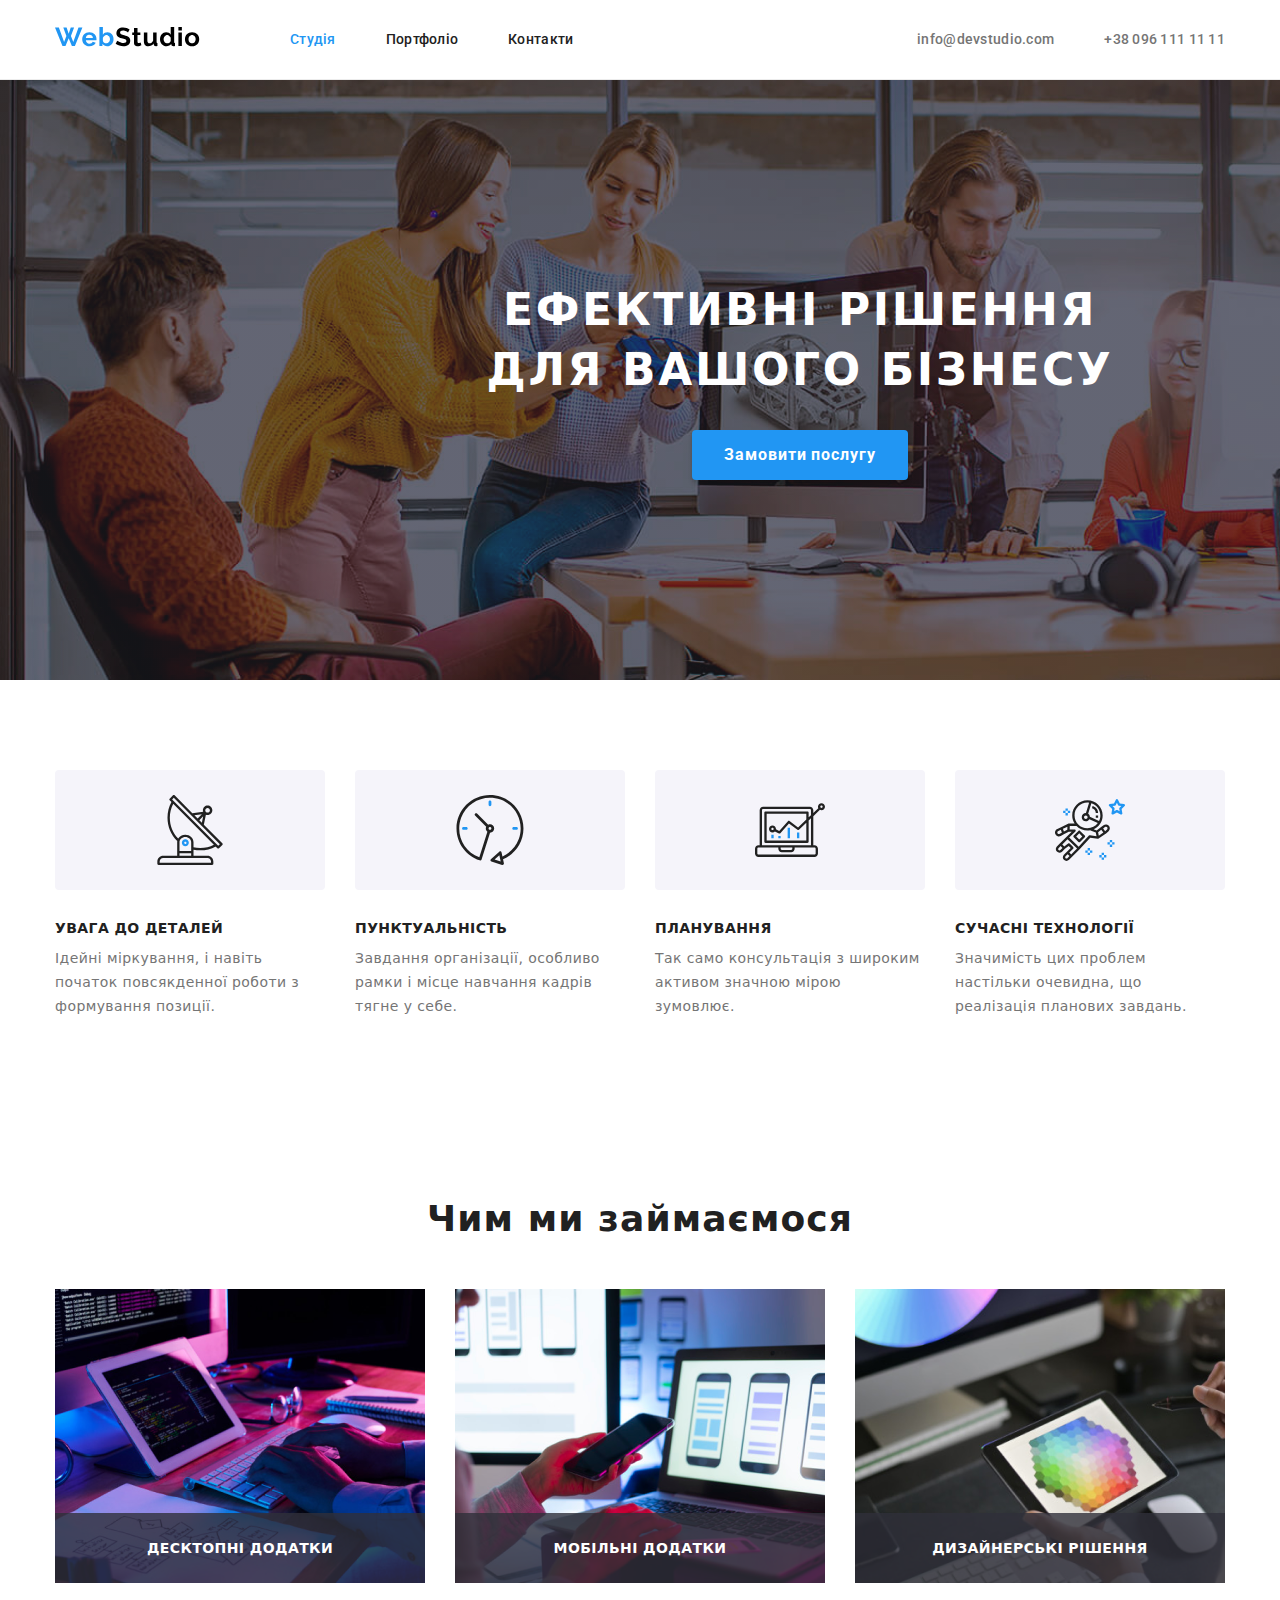
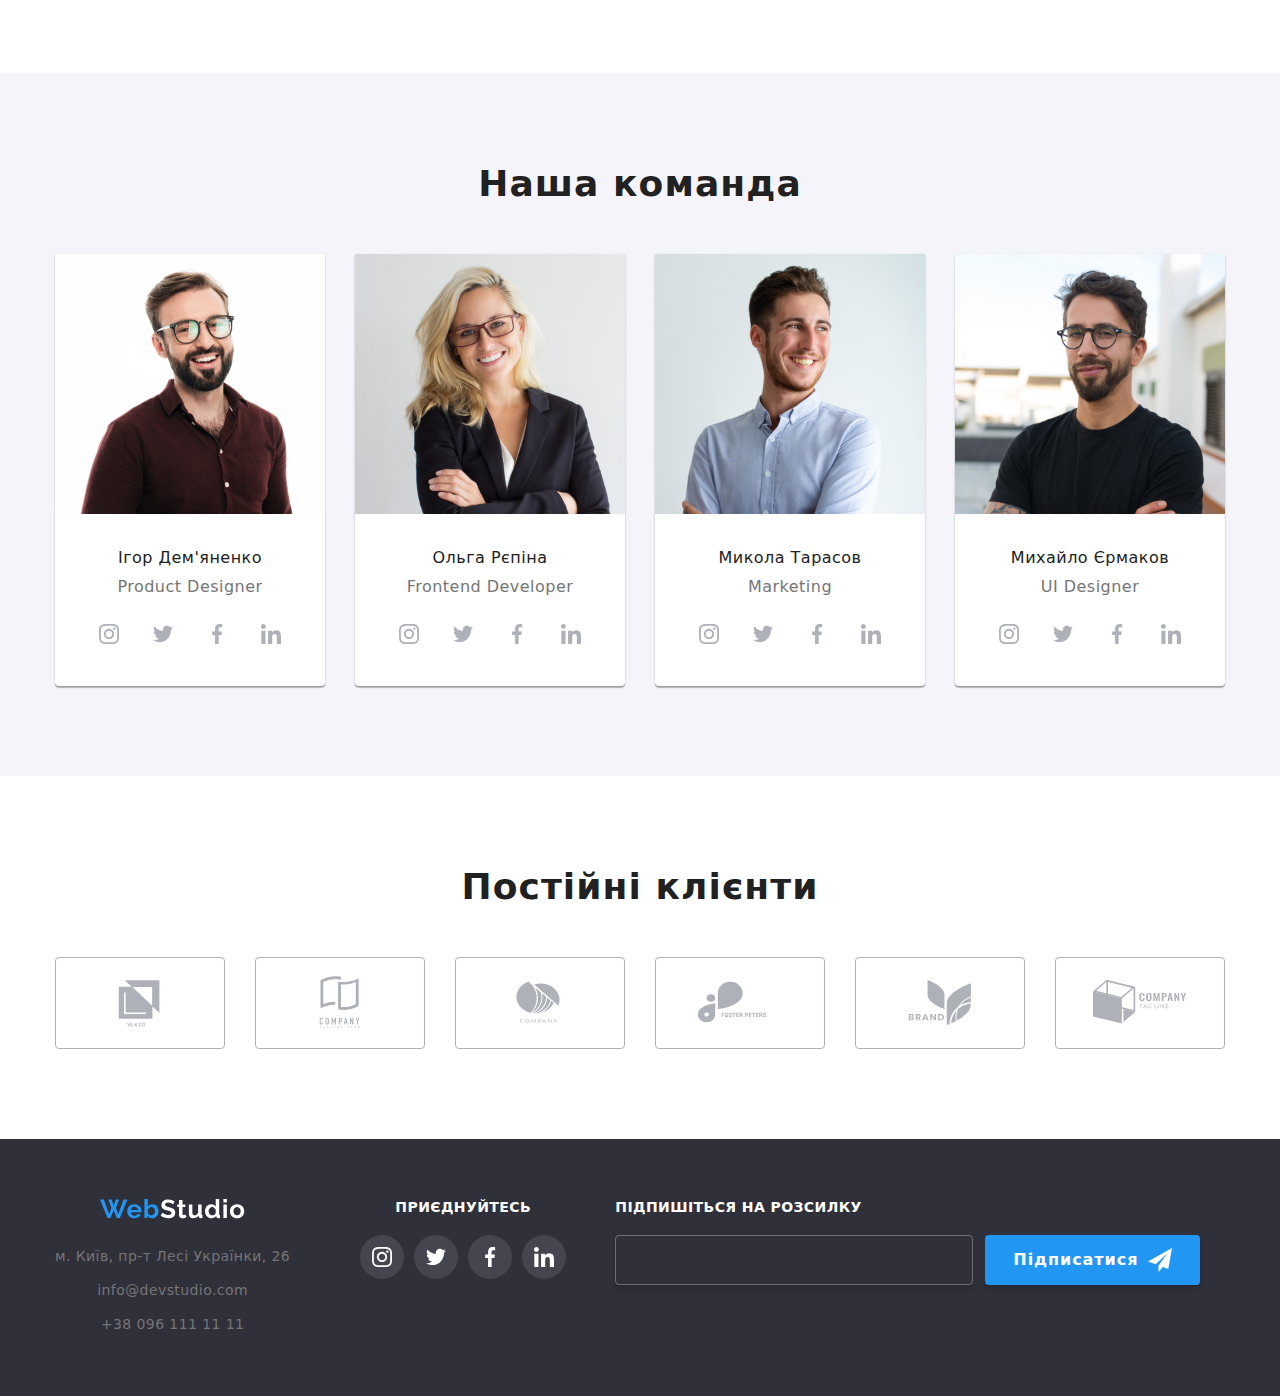
<file: index.html>
<!DOCTYPE html>
<html lang="en">

<head>
  <meta charset="UTF-8" />
  <meta name="viewport" content="width=device-width, initial-scale=1.0" />
  <link rel="stylesheet" href="./styles.css" />
  <link rel="stylesheet"
    href="https://cdnjs.cloudflare.com/ajax/libs/modern-normalize/1.0.0/modern-normalize.min.css" />
  <link rel="preconnect" href="https://fonts.googleapis.com" />
  <link rel="preconnect" href="https://fonts.gstatic.com" crossorigin />
  <link
    href="https://fonts.googleapis.com/css2?family=Roboto:ital,wght@0,100;0,300;0,400;0,500;0,700;0,900;1,100;1,300;1,400;1,500;1,700;1,900&display=swap"
    rel="stylesheet" />
  <title>Web-studio</title>
</head>

<body>
  <header>
    <div class="container">
      <div class="header-wraper">
        <a href="./index.html">
          <img src="./images/icons/WebStudio.svg" alt="Logo" />
        </a>

        <nav class="header-nav">
          <ul class="nav-list">
            <li class="nav-items active">
              <a class="nav-link" href="./index.html">Студія</a>
            </li>
            <li class="nav-items">
              <a class="nav-link" href="./portfolio.html">Портфоліо</a>
            </li>
            <li class="nav-items">
              <a class="nav-link" href="#foter-contact">Контакти</a>
            </li>
          </ul>
        </nav>
        <address class="header-adress">
          <a class="adress-link" href="mailto:info@devstudio.com">info@devstudio.com</a>
          <a class="adress-link tel" href="tel:+380961111111">+38 096 111 11 11</a>
        </address>
        <button class="mobile-btn" data-open-modal>
          <svg class="mobile-btn_icon">
            <use href="./images/icons/sprite.svg#icon-mobile-btn"></use>
          </svg>
        </button>
        <div class="mobile-menu" data-menu>
          <svg width="20" height="20" class="close-menu_btn" data-modal-close>
            <use href="./images/icons/sprite.svg#close-mobile-btn"></use>
          </svg>
          <nav class="mobile-nav_wraper">
            <ul class="mobile-menu_list">
              <li class="mobile-item active" data-link>
                <a href="./">Студія</a>
              </li>
              <li class="mobile-item" data-link>
                <a href="./portfolio.html">Портфоліо</a>
              </li>
              <li class="mobile-item" data-link>
                <a href="#footer">Контакти</a>
              </li>
            </ul>
          </nav>
          <address class="mobile-address_wraper">
            <a class="mobile-link_phone" href="tel:+380961111111"
              >+38 096 111 11 11</a
            >
            <a class="mobile-link_email" href="mailto:info@devstudio.com"
              >info@devstudio.com</a
            >
          </address>
          <ul class="mobile-social_list">
            <li class="mobile-social_item">
              <a href="#">Instagram</a>
            </li>
            <li class="mobile-social_item">
              <a href="#">Twitter</a>
            </li>
            <li class="mobile-social_item"><a href="#">Facebook</a></li>
            <li class="mobile-social_item"><a href="#">LinkedIn</a></li>
          </ul>
        </div>
        
      </div>
    </div>
  </header>
   <!-- backdrop -->
   <div class="backdrop is-hidden" data-backdrop>
    <div class="modal" data-modal>
      <svg width="20" height="20" class="close-menu_btn" data-close>
        <use href="./images/icons/sprite.svg#close-mobile-btn"></use>
      </svg>
      <h2 class="modal-form_title">Залиште свої дані, ми вам передзвонимо</h2>
      <form class="modal-form" data-form>
        <label for="name">Ім'я</label >
          <div class="modal-input_wraper">
            <input type="text" name="name" id="name" placeholder="Татьяна" class="backdrop-input"/>
        <svg width="20" height="20" class="input-icon">
          <use href="./images/icons/sprite.svg#icon-person-black"></use>
        </svg>
          </div>
        
        <label for="phone">Телефон</label>
        <div class="modal-input_wraper">
          <input
          class="backdrop-input"
          type="tel"
          name="phone"
          id="phone"
          placeholder="+3807568954"
         
        />
        <svg width="20" height="20" class="input-icon">
          <use href="./images/icons/sprite.svg#icon-phone-black"></use>
        </svg>
        </div>
        
        <label for="email">Пошта</label>
        <div class="modal-input_wraper">
          <input
          type="email"
          name="email"
          id="email"
          placeholder="email@gmail.com"
          class="backdrop-input"
         
        />
        <svg width="20" height="20" class="input-icon">
          <use href="./images/icons/sprite.svg#icon-email-black"></use>
        </svg>
        </div>
        
        <label for="coment">Коментар</label>
        <textarea name="coment" id="coment" placeholder="Введіть текст"></textarea>
        <div class="form-check">
          <input type="checkbox" name="agree" class="input-check"/>
          <p>Погоджуюся з розсилкою та приймаю>
          <a href="./docs/4029f946-d3f6-4207-ba90-927654aee18d.pdf" download>Умови договору </a>
          </p>
        </div>
        <div class="wraper-btn">
          <button class="hero-btn --form" > Відправити</button>
        </div>
        
      </form>
    </div>
  </div>
  <main>

    <!-- section HERO -->
    <section class="hero-section">
      <h1 class="hero-title">Ефективні рішення для вашого бізнесу</h1>
      <button class="hero-btn" data-open type="button">Замовити послугу</button>
    </section>
    <!-- section Benefits -->
    <section class="benefits-section">
      <div class="container">
        <h2 class="benefits-title">Наші переваги</h2>
        <ul class="benefits-list">
          <li class="benefits-items">
            <div class="benefit-items_thumb">
              <svg width="70">
                <use href="./images/icons/sprite.svg#icon-antenna"></use>
              </svg>
            </div>
            <h3 class="benefit-items_title">УВАГА ДО ДЕТАЛЕЙ</h3>
            <p class="benefit-items_text">
              Ідейні міркування, і навіть початок повсякденної роботи з
              формування позиції.
            </p>
          </li>
          <li class="benefits-items">
            <div class="benefit-items_thumb">
              <svg width="70">
                <use href="./images/icons/sprite.svg#icon-clock"></use>
              </svg>
            </div>
            <h3 class="benefit-items_title">ПУНКТУАЛЬНІСТЬ</h3>
            <p class="benefit-items_text">
              Завдання організації, особливо рамки і місце навчання кадрів
              тягне у себе.
            </p>
          </li>
          <li class="benefits-items">
            <div class="benefit-items_thumb">
              <svg width="70">
                <use href="./images/icons/sprite.svg#icon-diagram"></use>
              </svg>
            </div>
            <h3 class="benefit-items_title">ПЛАНУВАННЯ</h3>
            <p class="benefit-items_text">
              Так само консультація з широким активом значною мірою зумовлює.
            </p>
          </li>
          <li class="benefits-items">
            <div class="benefit-items_thumb">
              <svg width="70">
                <use href="./images/icons/sprite.svg#icon-astronaut"></use>
              </svg>
            </div>
            <h3 class="benefit-items_title">СУЧАСНІ ТЕХНОЛОГІЇ</h3>
            <p class="benefit-items_text">
              Значимість цих проблем настільки очевидна, що реалізація
              планових завдань.
            </p>
          </li>
        </ul>
      </div>
    </section>
    <!-- section About -->
    <section class="about-section">
      <div class="container">
        <h2 class="about-title">Чим ми займаємося</h2>
        <ul class="about-list">
          <li class="about-item">
            <img src="./images/img.png" alt="#" class="item-image" />
            <div class="item-overlay">Десктопні додатки</div>
          </li>

          <li class="about-item">
            <img src="./images/img-1.png" alt="#" class="item-image" />
            <div class="item-overlay">Мобільні додатки</div>
          </li>
          <li class="about-item">
            <img src="./images/img-2.png" alt="#" class="item-image" />
            <div class="item-overlay">Дизайнерські рішення</div>
          </li>
        </ul>
      </div>
    </section>
    <!-- section Team -->
    <section class="team-section">
      <div class="container">
        <h2 class="team-title">Наша команда</h2>
        <ul class="team-list">
          <li class="team-item">
            <!-- <img src="./images/team.png" alt="img" /> -->
            <picture>
              <source srcset="./images/imgdesk.png" media="(min-width: 1200px)" />
              <source srcset="./images/imgtablet.png" media="(min-width: 768px)" />
              <source srcset="./images/imgmobile.png" media="(min-width: 480px)" />
              <img src="./images/imgmobile.png" alt="Фотография" />
            </picture>
            
            <h3 class="team-item__title">Ігор Дем'яненко</h3>
            <p class="team-item__text">Product Designer</p>
            <ul class="social-list">
              <li class="social-item">
                <a href="#" class="social-link">
                  <svg class="social-item__icon">
                    <use href="./images/icons/sprite.svg#icon-instagram_new"></use>
                  </svg>
                </a>
              </li>
              <li class="social-item">
                <a href="#" class="social-link">
                  <svg class="social-item__icon">
                    <use href="./images/icons/sprite.svg#icon-twitter-new"></use>
                  </svg></a>
              </li>
              <li class="social-item">
                <a href="#" class="social-link">
                  <svg class="social-item__icon">
                    <use href="./images/icons/sprite.svg#icon-facebook-new"></use>
                  </svg>
                </a>
              </li>
              <li class="social-item">
                <a href="#" class="social-link">
                  <svg class="social-item__icon">
                    <use href="./images/icons/sprite.svg#icon-linkedin_new"></use>
                  </svg></a>
              </li>
            </ul>
          </li>
          <li class="team-item">
            <!-- <img src="./images/team-1.png" alt="img" /> -->
            <picture>
              <source srcset="./images/imgdesk2.png" media="(min-width: 1200px)" />
              <source srcset="./images/imgtablet2.png" media="(min-width: 768px)" />
              <source srcset="./images/imgmobile2.png" media="(min-width: 480px)" />
              <img src="./images/imgmobile2.png" alt="Фотография" />
            </picture>
            <h3 class="team-item__title">Ольга Рєпіна</h3>
            <p class="team-item__text">Frontend Developer</p>
            <ul class="social-list">
              <li class="social-item">
                <a href="#" class="social-link">
                  <svg class="social-item__icon">
                    <use href="./images/icons/sprite.svg#icon-instagram_new"></use>
                  </svg>
                </a>
              </li>
              <li class="social-item">
                <a href="#" class="social-link">
                  <svg class="social-item__icon">
                    <use href="./images/icons/sprite.svg#icon-twitter-new"></use>
                  </svg>
                </a>
              </li>
              <li class="social-item">
                <a href="#" class="social-link">
                  <svg class="social-item__icon">
                    <use href="./images/icons/sprite.svg#icon-facebook-new"></use>
                  </svg>
                </a>
              </li>
              <li class="social-item">
                <a href="#" class="social-link">
                  <svg class="social-item__icon">
                    <use href="./images/icons/sprite.svg#icon-linkedin_new"></use>
                  </svg>
                </a>
              </li>
            </ul>
          </li>
          <li class="team-item">
            <!-- <img src="./images/team-2.png" alt="img" /> -->
            <picture>
              <source srcset="./images/imgdesk3.png" media="(min-width: 1200px)" />
              <source srcset="./images/imgtablet3.png" media="(min-width: 768px)" />
              <source srcset="./images/imgmobile3.png" media="(min-width: 480px)" />
              <img src="./images/imgmobile3.png" alt="Фотография" />
            </picture>
            <h3 class="team-item__title">Микола Тарасов</h3>
            <p class="team-item__text">Marketing</p>
            <ul class="social-list">
              <li class="social-item">
                <a href="#" class="social-link">
                  <svg class="social-item__icon">
                    <use href="./images/icons/sprite.svg#icon-instagram_new"></use>
                  </svg>
                </a>
              </li>
              <li class="social-item">
                <a href="#" class="social-link">
                  <svg class="social-item__icon">
                    <use href="./images/icons/sprite.svg#icon-twitter-new"></use>
                  </svg>
                </a>
              </li>
              <li class="social-item">
                <a href="#" class="social-link">
                  <svg class="social-item__icon">
                    <use href="./images/icons/sprite.svg#icon-facebook-new"></use>
                  </svg>
                </a>
              </li>
              <li class="social-item">
                <a href="#" class="social-link">
                  <svg class="social-item__icon">
                    <use href="./images/icons/sprite.svg#icon-linkedin_new"></use>
                  </svg>
                </a>
              </li>
            </ul>
          </li>
          <li class="team-item">
            <!-- <img src="./images/team-3.png" alt="img" /> -->
            <picture>
              <source srcset="./images/imgdesk4.png" media="(min-width: 1200px)" />
              <source srcset="./images/imgtablet4.png" media="(min-width: 768px)" />
              <source srcset="./images/imgmobile4.png" media="(min-width: 480px)" />
              <img src="./images/imgmobile4.png" alt="Фотография" />
            </picture>
            <h3 class="team-item__title">Михайло Єрмаков</h3>
            <p class="team-item__text">UI Designer</p>
            <ul class="social-list">
              <li class="social-item">
                <a href="#" class="social-link">
                  <svg class="social-item__icon">
                    <use href="./images/icons/sprite.svg#icon-instagram_new"></use>
                  </svg>
                </a>
              </li>
              <li class="social-item">
                <a href="#" class="social-link">
                  <svg class="social-item__icon">
                    <use href="./images/icons/sprite.svg#icon-twitter-new"></use>
                  </svg></a>
              </li>
              <li class="social-item">
                <a href="#" class="social-link">
                  <svg class="social-item__icon">
                    <use href="./images/icons/sprite.svg#icon-facebook-new"></use>
                  </svg>
                </a>
              </li>
              <li class="social-item">
                <a href="#" class="social-link">
                  <svg class="social-item__icon">
                    <use href="./images/icons/sprite.svg#icon-linkedin_new"></use>
                  </svg>
                </a>
              </li>
            </ul>
          </li>
        </ul>
      </div>
    </section>
    <!-- section Clients -->
    <section class="clients-section">
      <div class="container">
        <h2 class="clients-title">Постійні клієнти</h2>
        <ul class="clients-list">
          <li class="clients-item">
            <a href="#" class="clients-item__link">
              <svg class="clients-item__icon">
                <use href="./images/icons/sprite.svg#icon-Logo"></use>
              </svg>
            </a>
          </li>
          <li class="clients-item">
            <a href="" class="clients-item__link">
              <svg class="clients-item__icon">
                <use href="./images/icons/sprite.svg#icon-Logo-1"></use>
              </svg>
            </a>
          </li>
          <li class="clients-item">
            <a href="" class="clients-item__link">
              <svg class="clients-item__icon">
                <use href="./images/icons/sprite.svg#icon-Logo-2"></use>
              </svg>
            </a>
          </li>
          <li class="clients-item">
            <a href="" class="clients-item__link">
              <svg class="clients-item__icon">
                <use href="./images/icons/sprite.svg#icon-Logo-3"></use>
              </svg>
            </a>
          </li>
          <li class="clients-item">
            <a href="" class="clients-item__link">
              <svg class="clients-item__icon">
                <use href="./images/icons/sprite.svg#icon-Logo-4"></use>
              </svg>
            </a>
          </li>
          <li class="clients-item">
            <a href="" class="clients-item__link">
              <svg class="clients-item__icon">
                <use href="./images/icons/sprite.svg#icon-Logo-5"></use>
              </svg>
            </a>
          </li>
        </ul>
      </div>
    </section>
  </main>
  <footer class="section-footer" id="foter-contact">
    <div class="container">
      <div class="content-wraper">
        <div class="adress-wraper">
          <a href="/"><img src="./images/icons/WebStudio_white.svg" alt="logo"/></a>
          <address class="footer-adress">
            <ul class="footer-adress__list">
              <li class="footer-adress__item"><a href="#" class="adress-item__link">м. Київ, пр-т Лесі Українки, 26</a></li>
              <li class="footer-adress__item"><a href="mailto:info@devstudio.com" class="adress-item__link">info@devstudio.com</a></li>
              <li class="footer-adress__item"><a href="tel:+380961111111" class="adress-item__link">+38 096 111 11 11</a></li>
            </ul>
          </address>
        </div>
        <div class="social-wraper">
          <h2 class="footer_social__title">приєднуйтесь</h2>
          <ul class="footer-social__list">
            <li class="footer-social__item">
              <a href="#" class="footer-social__link">
                <svg class="footer-social__icon">
                  <use href="./images/icons/sprite.svg#icon-instagram_new"></use>
                </svg>
              </a>
            </li>
            <li class="footer-social__item">
              <a href="#" class="footer-social__link">
                <svg class="footer-social__icon">
                  <use href="./images/icons/sprite.svg#icon-twitter-new"></use>
                </svg>
              </a>
            </li>
            <li class="footer-social__item">
              <a href="#" class="footer-social__link">
                <svg class="footer-social__icon">
                  <use href="./images/icons/sprite.svg#icon-facebook-new"></use>
                </svg>
              </a>
            </li>
            <li class="footer-social__item">
              <a href="#" class="footer-social__link">
                <svg class="footer-social__icon">
                  <use href="./images/icons/sprite.svg#icon-linkedin_new"></use>
                </svg>
              </a>
            </li>
          </ul>
        </div>
        <div class="form-wraper">
          <h2 class="footer-form__title">Підпишіться на розсилку</h2>
          <form action="" class="footer-form">
            <input type="text" class="footer-form__input">
            <button class="footer-form__button">
              Підписатися
              <svg class="footer-form__icon">
                <use href="./images/icons/sprite.svg#icon-send"></use>
              </svg>
            </button>
          </form>
        </div>
      
      
      </div>
    </div>


  </footer>
  <script src="./js/mobile-menu.js"></script>
  <script src="./js/modal.js"></script>
  <script src="https://cdn.emailjs.com/dist/email.min.js"></script>
</body>

</html>
</file>
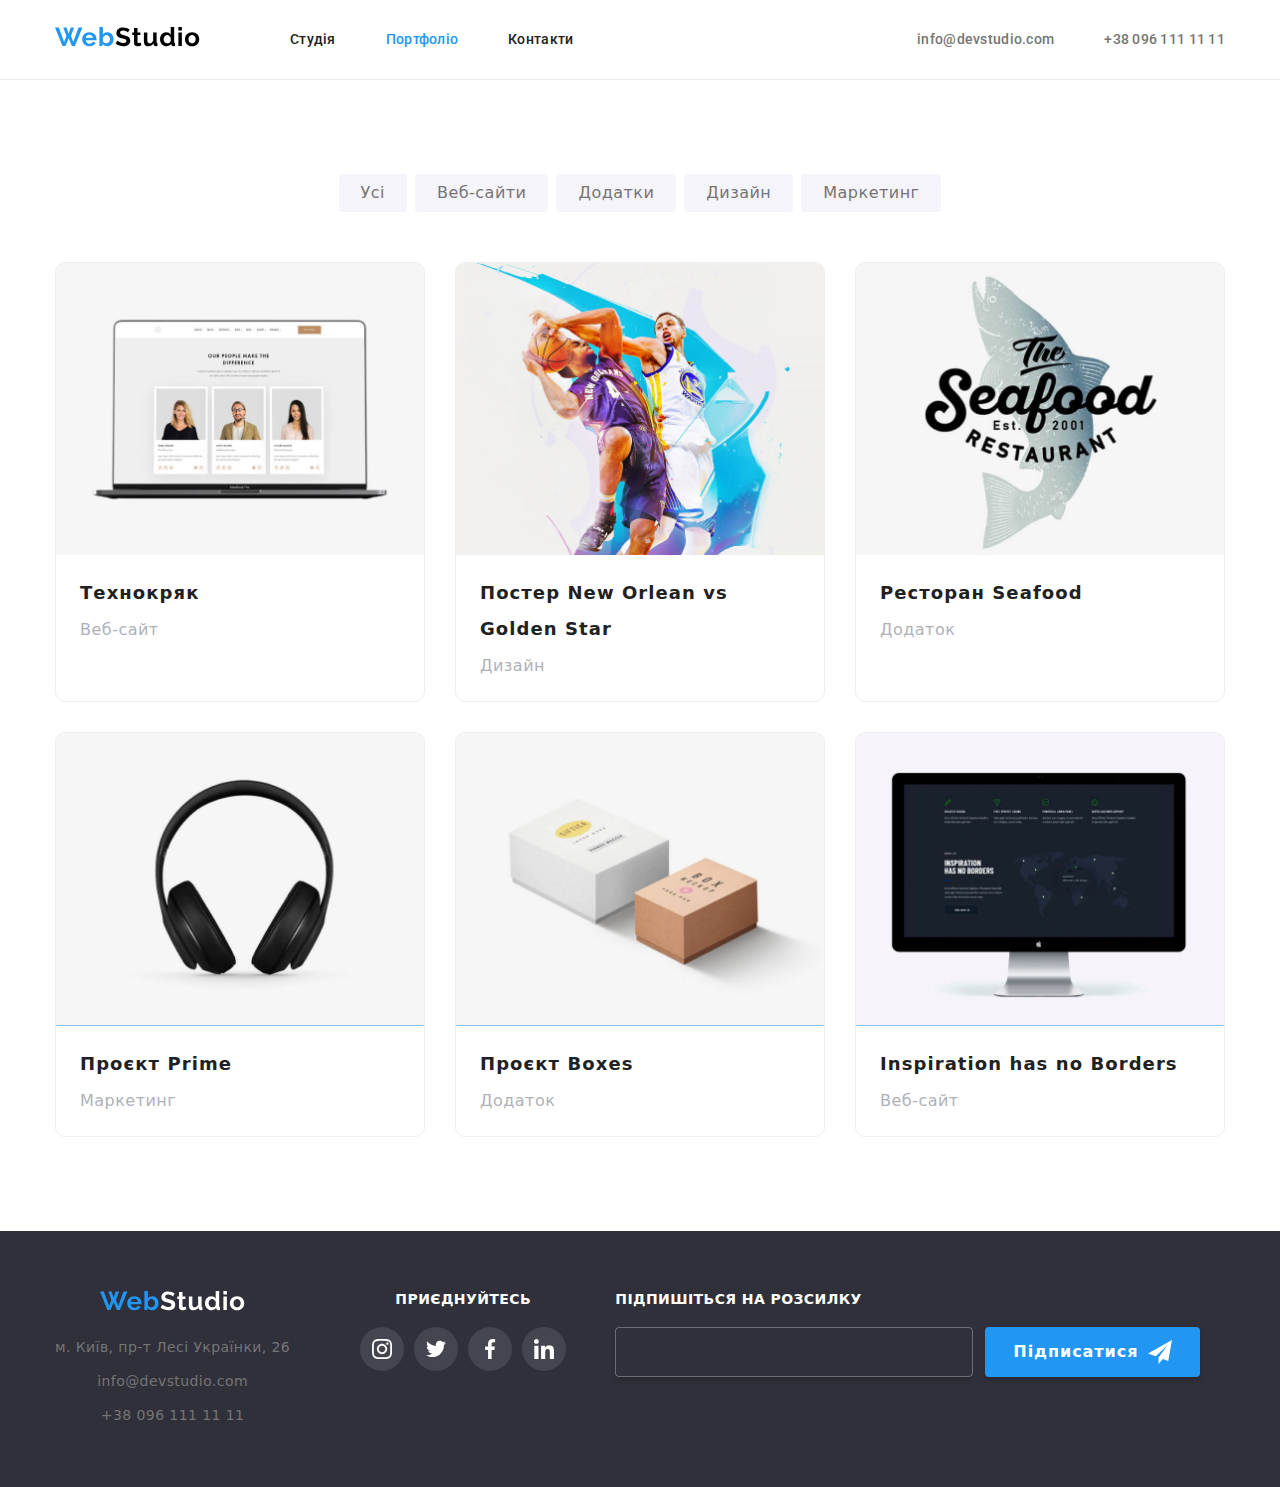
<file: portfolio.html>
<!DOCTYPE html>
<html lang="en">
  <head>
    <meta charset="UTF-8" />
    <meta name="viewport" content="width=device-width, initial-scale=1.0" />
    <link rel="stylesheet" href="./styles.css" />
    <link
      rel="stylesheet"
      href="https://cdnjs.cloudflare.com/ajax/libs/modern-normalize/1.0.0/modern-normalize.min.css"
    />
    <link rel="preconnect" href="https://fonts.googleapis.com" />
    <link rel="preconnect" href="https://fonts.gstatic.com" crossorigin />
    <link
      href="https://fonts.googleapis.com/css2?family=Roboto:ital,wght@0,100;0,300;0,400;0,500;0,700;0,900;1,100;1,300;1,400;1,500;1,700;1,900&display=swap"
      rel="stylesheet"
    />
    <title>Portfolio</title>
  </head>
  <body>
    <header>
      <div class="container">
        <div class="header-wraper">
          <a href="./index.html">
            <img src="./images/icons/WebStudio.svg" alt="Logo" />
          </a>

          <nav class="header-nav">
            <ul class="nav-list">
              <li class="nav-items">
                <a class="nav-link" href="./index.html">Студія</a>
              </li>
              <li class="nav-items active">
                <a class="nav-link" href="#">Портфоліо</a>
              </li>
              <li class="nav-items">
                <a class="nav-link" href="#foter-contact">Контакти</a>
              </li>
            </ul>
          </nav>
          <address class="header-adress">
            <a class="adress-link" href="mailto:info@devstudio.com"
              >info@devstudio.com</a
            >
            <a class="adress-link tel" href="tel:+380961111111"
              >+38 096 111 11 11</a
            >
          </address>
          <button class="mobile-btn" data-open-modal>
            <svg class="mobile-btn_icon">
              <use href="./images/icons/sprite.svg#icon-mobile-btn"></use>
            </svg>
          </button>
          <div class="mobile-menu" data-menu>
            <svg width="20" height="20" class="close-menu_btn" data-modal-close>
              <use href="./images/icons/sprite.svg#close-mobile-btn"></use>
            </svg>
            <nav class="mobile-nav_wraper">
              <ul class="mobile-menu_list">
                <li class="mobile-item active" data-link>
                  <a href="./">Студія</a>
                </li>
                <li class="mobile-item" data-link>
                  <a href="./portfolio.html">Портфоліо</a>
                </li>
                <li class="mobile-item" data-link>
                  <a href="#footer">Контакти</a>
                </li>
              </ul>
            </nav>
            <address class="mobile-address_wraper">
              <a class="mobile-link_phone" href="tel:+380961111111"
                >+38 096 111 11 11</a
              >
              <a class="mobile-link_email" href="mailto:info@devstudio.com"
                >info@devstudio.com</a
              >
            </address>
            <ul class="mobile-social_list">
              <li class="mobile-social_item">
                <a href="#">Instagram</a>
              </li>
              <li class="mobile-social_item">
                <a href="#">Twitter</a>
              </li>
              <li class="mobile-social_item"><a href="#">Facebook</a></li>
              <li class="mobile-social_item"><a href="#">LinkedIn</a></li>
            </ul>
          </div>
        </div>
      </div>
    </header>
    <main>
      <section class="portfolio-section">
        <div class="container">
          <ul class="btn-list">
            <li class="btn-item">Усі</li>
            <li class="btn-item">Веб-сайти</li>
            <li class="btn-item">Додатки</li>
            <li class="btn-item">Дизайн</li>
            <li class="btn-item">Маркетинг</li>
          </ul>
          <ul class="porfolio-list">
            <li class="portfolio-item">
                <a href="#">
              <div class="thumb">
                <img src="./images/proj1.png" alt="image" />
                <div class="overlay">
                  Ресурс пропонує комплексні пропозиції з різним рівнем
                  функціоналу та сервісів. Все це дозволить відвідувачу отримати
                  вичерпні відомості про компанію чи приватну особу.
                </div>
              </div>
              <div class="description">
                <h3>Технокряк</h3>
                <p>Веб-сайт</p>
              </div>
            </a>
            </li>
            <li class="portfolio-item">
                <a href="#">
              <div class="thumb">
                <img src="./images/proj2.png" alt="image" />
                <div class="overlay">
                  Ресурс пропонує комплексні пропозиції з різним рівнем
                  функціоналу та сервісів. Все це дозволить відвідувачу отримати
                  вичерпні відомості про компанію чи приватну особу.
                </div>
              </div>
              <div class="description">
                <h3>Постер New Orlean vs Golden Star</h3>
                <p>Дизайн</p>
              </div>
            </a>
            </li>

            <li class="portfolio-item">
              <div class="thumb">
                <img src="./images/proj3.png" alt="image" />
                <div class="overlay">
                  Ресурс пропонує комплексні пропозиції з різним рівнем
                  функціоналу та сервісів. Все це дозволить відвідувачу отримати
                  вичерпні відомості про компанію чи приватну особу.
                </div>
              </div>
              <div class="description">
                <h3>Ресторан Seafood</h3>
                <p>Додаток</p>
              </div>
            </li>
            <li class="portfolio-item">
              <div class="thumb">
                <img src="./images/proj4.png" alt="image" />
                <div class="overlay">
                  Ресурс пропонує комплексні пропозиції з різним рівнем
                  функціоналу та сервісів. Все це дозволить відвідувачу отримати
                  вичерпні відомості про компанію чи приватну особу.
                </div>
              </div>
              <div class="description">
                <h3>Проєкт Prime</h3>
                <p>Маркетинг</p>
              </div>
            </li>
            <li class="portfolio-item">
              <div class="thumb">
                <img src="./images/proj5.png" alt="image" />
                <div class="overlay">
                  Ресурс пропонує комплексні пропозиції з різним рівнем
                  функціоналу та сервісів. Все це дозволить відвідувачу отримати
                  вичерпні відомості про компанію чи приватну особу.
                </div>
              </div>
              <div class="description">
                <h3>Проєкт Boxes</h3>
                <p>Додаток</p>
              </div>
            </li>
            <li class="portfolio-item">
              <div class="thumb">
                <img src="./images/proj6.png" alt="image" />
                <div class="overlay">
                  Ресурс пропонує комплексні пропозиції з різним рівнем
                  функціоналу та сервісів. Все це дозволить відвідувачу отримати
                  вичерпні відомості про компанію чи приватну особу.
                </div>
              </div>
              <div class="description">
                <h3>Inspiration has no Borders</h3>
                <p>Веб-сайт</p>
              </div>
            </li>
          </ul>
        </div>
      </section>
    </main>
    <footer class="section-footer" id="foter-contact">
      <div class="container">
        <div class="content-wraper">
          <div class="adress-wraper">
            <a href="/"
              ><img src="./images/icons/WebStudio_white.svg" alt="logo"
            /></a>
            <address class="footer-adress">
              <ul class="footer-adress__list">
                <li class="footer-adress__item">
                  <a href="#" class="adress-item__link"
                    >м. Київ, пр-т Лесі Українки, 26</a
                  >
                </li>
                <li class="footer-adress__item">
                  <a href="mailto:info@devstudio.com" class="adress-item__link"
                    >info@devstudio.com</a
                  >
                </li>
                <li class="footer-adress__item">
                  <a href="tel:+380961111111" class="adress-item__link"
                    >+38 096 111 11 11</a
                  >
                </li>
              </ul>
            </address>
          </div>
          <div class="social-wraper">
            <h2 class="footer_social__title">приєднуйтесь</h2>
            <ul class="footer-social__list">
              <li class="footer-social__item">
                <a href="#" class="footer-social__link">
                  <svg class="footer-social__icon">
                    <use
                      href="./images/icons/sprite.svg#icon-instagram_new"
                    ></use>
                  </svg>
                </a>
              </li>
              <li class="footer-social__item">
                <a href="#" class="footer-social__link">
                  <svg class="footer-social__icon">
                    <use
                      href="./images/icons/sprite.svg#icon-twitter-new"
                    ></use>
                  </svg>
                </a>
              </li>
              <li class="footer-social__item">
                <a href="#" class="footer-social__link">
                  <svg class="footer-social__icon">
                    <use
                      href="./images/icons/sprite.svg#icon-facebook-new"
                    ></use>
                  </svg>
                </a>
              </li>
              <li class="footer-social__item">
                <a href="#" class="footer-social__link">
                  <svg class="footer-social__icon">
                    <use
                      href="./images/icons/sprite.svg#icon-linkedin_new"
                    ></use>
                  </svg>
                </a>
              </li>
            </ul>
          </div>
          <div class="form-wraper">
            <h2 class="footer-form__title">Підпишіться на розсилку</h2>
            <form action="" class="footer-form">
              <input type="text" class="footer-form__input" />
              <button class="footer-form__button">
                Підписатися
                <svg class="footer-form__icon">
                  <use href="./images/icons/sprite.svg#icon-send"></use>
                </svg>
              </button>
            </form>
          </div>
        </div>
      </div>
    </footer>
    <script src="./js/mobile-menu.js"></script>
  </body>
</html>
</file>
<file: styles.css>
:root {
  --brand-color: #2196f3;
  --brand-color-gray: #AFB1B8;
  --brand-color-font:  #757575;
}

*,
*::before,
*::after {
  box-sizing: border-box;
}

body {
  font-family: "Roboto", sans-serif;
  color: var(--brand-color-font);
}
h1,
h2,
h3,
h4 {
  color: #212121;
  margin: 0;
}

ul {
  list-style: none;
  padding: 0;
  margin: 0;
}

a {
  text-decoration: none;
  font-style: normal;
}

.container {
  width: 100%;
  padding: 0 15px;
  margin-left: auto;
  margin-right: auto;
  @media screen and (min-width: 480px) {
    width: 480px;
  }
  @media screen and (min-width: 768px) {
    width: 768px;
  }
  @media screen and (min-width: 1200px) {
    width: 1200px;
  }
}

/* header */
header {
  display: flex;
  align-items: center;
  height: 80px;
  border-bottom: solid 1px #ececec;
}
.header-wraper {
  display: flex;
  align-items: center;
  overflow: hidden;
}

.header-wraper img{
  width: 134px;
  @media screen and (min-width: 1200px) {
    width: 145px;
  }
}
.header-nav {
  display: none;
  @media screen and (min-width: 768px) {
    display: block;
    margin-left: 85px;
  }
  @media screen and (min-width: 1200px) {
    margin-left: 90px;
  }
}
.nav-list {
  display: flex;
}
.nav-items {
  margin-left: 50px;
  color: #212121;
}
.nav-items:hover {
  color: var(--brand-color);
}

.active{
  color: var(--brand-color);
}
.nav-items:first-child {
  margin: 0;
}

.nav-link {
  color: inherit;
  font-family: Roboto;
  font-size: 14px;
  font-weight: 500;
  line-height: normal;
  letter-spacing: 0.28px;
  padding: 10px 0;
}

.header-adress {
  margin-left: auto;
  display: none;
  
  @media screen and (min-width: 768px) {
    display: flex;
    flex-direction: column;
  }
  @media screen and (min-width: 1200px) {
    flex-direction: row;
  }
}

.adress-link {
  display: inline-block;
  color: var(--brand-color-font);
  font-family: Roboto;
  font-size: 14px;
  font-weight: 500;
  line-height: normal;
  letter-spacing: 0.28px;
}
.adress-link.tel {
  margin-left: 0;
  @media screen and (min-width: 1200px) {
    margin-left: 50px;
  }
}
.adress-link:hover {
  color: var(--brand-color);
}

.mobile-btn{
  width: 40px;
  height: 40px;
  border: none;
  background-color: #FFF;
  margin-left: auto;
  @media screen and (min-width: 768px) {
    display: none;
  }
}
.mobile-btn_icon{
  width: 100%;
  height: 100%;
}

/* hero-section */
.hero-section {
  background-image: linear-gradient(
      rgba(47, 48, 58, 0.4),
      rgba(47, 48, 58, 0.4)
    ),
    url(./images/Hero-mobile.png);
  background-position: center;
  background-repeat: no-repeat;
  background-size: cover;
  width: 100%px;
  height: 400px;
  display: flex;
  flex-direction: column;
  justify-content: center;
  margin: 0 auto;
  align-items: center;

  @media screen and (min-width:768px) {
    background-image: linear-gradient(
      rgba(47, 48, 58, 0.4),
      rgba(47, 48, 58, 0.4)
    ),
    url(./images/hero-tablet.png);
    width: 768px;
  }
  @media screen and (min-width: 1200px) {
    background-image: linear-gradient(
      rgba(47, 48, 58, 0.4),
      rgba(47, 48, 58, 0.4)
    ),
    url(./images/Hero.png);
    width: 1600px;
    height: 600px;
  }
}
.hero-title {
  color: #fff;
  font-size: 26px;
  font-weight: 900;
  line-height: 60px; /* 136.364% */
  text-transform: uppercase;
  text-align: center;
  @media screen and (min-width: 480px) {
    max-width: 360px;
  }
  @media screen and (min-width: 1200px) {
    font-size: 44px;
    max-width: 700px;
    letter-spacing: 2.64px;
  }
}
.hero-btn {
  display: flex;
  justify-content: center;
  align-items: center;
  padding: 10px 24px;
  color: #fff;
  font-family: Roboto;
  font-size: 16px;
  font-weight: 700;
  line-height: 30px; /* 187.5% */
  letter-spacing: 0.96px;
  border-radius: 4px;
  background-color: var(--brand-color);
  box-shadow: 0px 4px 4px 0px rgba(0, 0, 0, 0.15);
  margin-top: 30px;
  border: none;
  @media screen and (min-width: 1200px) {
    padding: 10px 32px;
  }
}

/* Benefits section */
.benefits-section {
  padding: 60px 0;
  @media screen and (min-width: 1200px) {
    padding: 90px 0;
  }
}
.benefits-title {
  display: none;
}
.benefits-list {
  display: flex;
  flex-direction: column;
  width: 100%;
  gap: 30px;
  flex-wrap: wrap;
  @media screen and (min-width: 768px) {
    flex-direction: row;
  }
}

.benefits-items {
  width: 100%;
  @media screen and (min-width: 768px) {
    width: 354px;
  }
  @media screen and (min-width: 1200px) {
    width: 270px;
  }
}

.benefit-items_thumb {
  display: flex;
  justify-content: center;
  align-items: center;
  border-radius: 4px;
  background-color: #f5f4fa;
  height: 120px;
  width: 100%;
}
.benefit-items_title {
  font-size: 14px;
  font-weight: 700;
  line-height: normal;
  letter-spacing: 0.42px;
  text-transform: uppercase;
  margin-top: 30px;
  text-align: center;
  @media screen and (min-width: 768px) {
    text-align: start;
  }
}

.benefit-items_text {
  font-size: 14px;
  font-weight: 400;
  line-height: 24px; /* 171.429% */
  letter-spacing: 0.42px;
  margin:10px 0 0 0;
  
}

/* about section */
.about-section {
  display: none;
  padding: 90px 0;
  @media screen and (min-width: 1200px) {
    display: block;
  }
}
.about-title {
  text-align: center;
  font-size: 36px;
  font-weight: 700;
  line-height: normal;
  letter-spacing: 1.08px;
}
.about-list {
  display: flex;
  justify-content: space-between;
  margin-top: 50px;
}
.about-item {
  width: 370px;
  position: relative;
}

.item-overlay {
  position: absolute;
  bottom: 0;
  left: 0;
  width: 100%;
  height: 70px;
  display: flex;
  justify-content: center;
  align-items: center;
  background: rgba(47, 48, 58, 0.8);
  color: #fff;
  font-size: 14px;
  font-weight: 700;
  line-height: normal;
  letter-spacing: 0.42px;
  text-transform: uppercase;
}
.item-image {
  display: block;
}

/* section Team */
.team-section {
  background-color: #f5f4fa;
  padding: 90px 0;
}

.team-title {
  text-align: center;
  font-size: 36px;
  font-weight: 700;
  line-height: normal;
  letter-spacing: 1.08px;
}

.team-list {
  display: flex;
  flex-direction: column;
  margin-top: 50px;
  flex-wrap: wrap;
  gap: 30px;
  @media screen and (min-width: 768px) {
    flex-direction: row;
  }
}

.team-item {
  width: 100%;
  border-radius: 0px 0px 4px 4px;
  background-color: #fff;
  box-shadow: 0px 1px 3px 0px rgba(0, 0, 0, 0.12),
    0px 1px 1px 0px rgba(0, 0, 0, 0.14), 0px 2px 1px 0px rgba(0, 0, 0, 0.2);
  padding-bottom: 30px;
  @media screen and (min-width: 768px) {
    width: 354px;
  }
  @media screen and (min-width: 1200px) {
    width: 270px;
  }
}

.team-item img {
  width: 100%;
}

.team-item__title {
  text-align: center;
  font-size: 16px;
  font-style: normal;
  font-weight: 500;
  line-height: normal;
  letter-spacing: 0.48px;
  margin-top: 30px;
}

.team-item__text {
  color: #757575;
  text-align: center;
  font-size: 16px;
  font-weight: 400;
  line-height: normal;
  letter-spacing: 0.48px;
  margin-top: 10px;
}

.social-list {
  display: flex;
  justify-content: space-between;
  align-items: center;
  margin-top: 16px;
  display: flex;
  justify-content: center;
  gap: 10px;
}

.social-item__icon {
  width: 20px;
  height: 20px;
  fill: #afb1b8;
}
.social-item {
  width: 44px;
  height: 44px;
  border-radius: 50%;
}

.social-link {
  width: 100%;
  height: 100%;
  display: flex;
  justify-content: center;
  align-items: center;
}
.social-item:hover {
  background-color: var(--brand-color);
}
.social-item:hover .social-item__icon {
  fill: #ffffff;
}

/* clients-section */
.clients-section{
    padding: 90px 0;
}

.clients-title{
text-align: center;
font-size: 36px;
font-weight: 700;
line-height: normal;
letter-spacing: 1.08px;

}

.clients-list{
    display: flex;
    flex-direction: row;
    flex-wrap: wrap;
    gap: 30px;
    
    margin-top: 50px;
    @media screen and (min-width: 480px) {
      gap: 30px;
      

    }
    @media screen and (min-width: 768px) {
    
    }
}

.clients-item{
    
    width: 130px;
    height: 92px;
    border-radius: 4px;
    border: 1px solid #AFB1B8;
    @media screen and (min-width: 480px) {
      width: 210px;
    }
    @media screen and (min-width: 768px) {
      width: 226px;
    }
    @media screen and (min-width: 1200px) {
      width: 170px;
    }
}

.clients-item__link{
    width: 100%;
    height: 100%;
    display: flex;
    justify-content: center;
    align-items: center;
}

.clients-item__icon{
    width: 106px;
    height: 60px;
    fill: var(--brand-color-gray);
    transition-property: transform;
   

}

.clients-item:hover {
border-color: var(--brand-color);
animation-name: changeScaleRotate;
animation-duration: 3000ms;
}
.clients-item:hover .clients-item__icon {
    fill: var(--brand-color);
    transform: scale(1.15);
    animation-duration: 3000ms;

}

/* section-footer */

.section-footer{
    background-color: #2F303A;
    padding: 60px 0;
}

.content-wraper{
    display: block;
    text-align: center;
    @media screen and (min-width:768px) {
      display: flex;
      justify-content: center;
      flex-wrap: wrap;
    }
}
.footer-adress{
    margin-top: 20px;
}

.footer-adress__item{
margin-top: 10px;
}
.footer-adress__item:first-child{
    margin-top: 0;
}

.footer-adress__item:hover a{
    color: rgba(255, 255, 255, 0.60);
 
}
.footer-adress__item a{
    color: var(--brand-color-font); 
    font-size: 14px;
    font-weight: 400;
    line-height: 24px; /* 171.429% */
    letter-spacing: 0.42px;
}
.social-wraper{
   width: 206px;
   margin: 0 auto;
   margin-top: 60px;
   @media screen and (min-width: 768px) {
    margin-top: 0;
   }
   @media screen and (min-width: 1200px) {
    margin-top: 0;
    margin-left: 70px;
   }
}
.footer_social__title{
    color: #FFF;
    font-size: 14px;
    font-weight: 700;
    line-height: normal;
    letter-spacing: 0.42px;
    text-transform: uppercase;
}

.footer-social__list{
    display: flex;
    margin-top: 20px;
    justify-content: space-between;
}

.footer-social__item{
    width: 44px;
    height: 44px;
    border-radius: 50%;
    background-color: rgba(255, 255, 255, 0.10);
}
.footer-social__item:hover{
    background-color: var(--brand-color);
}

.footer-social__link{
    width: 100%;
    height: 100%;
    display: flex;
    justify-content: center;
    align-items: center;
    
}

.footer-social__icon{
    width: 20px;
    height: 20px;
    fill: #FFFFFF;
}

.form-wraper{
  display: flex;
  flex-direction: column;
  justify-content: center;
  margin: 0 auto;
  margin-top: 60px;
  @media screen and (min-width: 1200px) {
    margin-top: 0;
    align-items: flex-start;
    justify-content: flex-start;
  }
}

.footer-form__title{
    color: #FFF;
    font-size: 14px;
    font-weight: 700;
    line-height: normal;
    letter-spacing: 0.42px;
    text-transform: uppercase;
}

.footer-form{
    margin-top: 20px;
    display: flex;
    flex-direction: column;
    align-items: center;
    @media screen and (min-width: 1200px) {
      flex-direction: row;
    }
    
}

.footer-form__input{
    width: 100%;
    height: 50px;
    border-radius: 4px;
    border: 1px solid rgba(255, 255, 255, 0.30);
    background-color: rgba(33, 150, 243, 0.00);
    box-shadow: 0px 4px 4px 0px rgba(0, 0, 0, 0.15);
    color: rgba(255, 255, 255, 0.60);
    font-size: 16px;
    font-weight: 400;
    line-height: 20px; /* 125% */
    letter-spacing: 0.48px;
    padding: 15px 16px;
    @media screen and (min-width: 768px) {
      width: 450px;
    }
    @media screen and (min-width: 1200px) {
      width: 358px;
    }
}

.footer-form__button{
    border-radius: 4px;
    background-color: var(--brand-color);
    box-shadow: 0px 4px 4px 0px rgba(0, 0, 0, 0.15);
    border: none;
    display: flex;
    justify-content: center;
    align-items: center;
    color: #FFF;
    font-size: 16px;
    font-weight: 700;
    line-height: 30px; /* 187.5% */
    letter-spacing: 0.96px;
    padding: 10px 28px;
    margin-left: 0;
    margin-top: 20px;
    @media screen and (min-width: 1200px) {
      margin-top: 0;
      margin-left: 12px;
    }
}

.footer-form__icon{
    width: 24px;
    height: 24px;
    fill: #fff;
    margin-left: 10px;
}

/* section-portfolio */
.portfolio-section{
  padding: 94px 0;
}

.btn-list{
  display: flex;
  flex-wrap: wrap;
  justify-content: center;
  align-items: center;
  margin: 0 auto;
  gap: 8px;
}

.btn-item{
  border-radius: 4px;
  background: #F5F4FA;
  padding: 6px 22px;
  text-align: center;
  font-size: 16px;
  font-weight: 500;
  line-height: 26px; 
  letter-spacing: 0.48px;
  cursor: pointer;
}
.btn-item:hover{
  background: var(--brand-color);
  color: #FFF;
  box-shadow: 0px 3px 1px 0px rgba(0, 0, 0, 0.10), 0px 1px 2px 0px rgba(0, 0, 0, 0.08), 0px 2px 2px 0px rgba(0, 0, 0, 0.12);
}

.porfolio-list{
  display: flex;
  flex-wrap: wrap;
  gap: 30px;
  margin-top: 50px;

}

.portfolio-item{
  width: 100%;
  border: 1px solid #EEE;
  cursor: pointer;
  border-radius: 10px;
  overflow: hidden;
  @media screen and (min-width:768px) {
    width: 354px;
  }
  @media screen and (min-width:1200px) {
    width: 370px;
  }
}

.portfolio-item:hover{
  box-shadow: 0px 1px 1px 0px rgba(0, 0, 0, 0.12), 0px 4px 4px 0px rgba(0, 0, 0, 0.06), 1px 4px 6px 0px rgba(0, 0, 0, 0.16);
}
.thumb{
  position: relative;
  width: 100%;
  height: 294px;
  height: auto;
  overflow: hidden;
}
.thumb img{
  display: block;
  width: 100%;
  object-fit: cover;
}

.overlay{
  position: absolute;
  bottom: 0;
  left: 0;
  background-color: rgba(33, 150, 243, 0.90);
  color: #FFF;
  padding: 63px 24px;
  color: #FFF;
  font-size: 18px;
font-weight: 400;
line-height: 28px;
letter-spacing: 0.54px;
width: 100%;
height: 100%;
transform: translateY(+100%);
transition: transform 500ms ease;

}

.portfolio-item:hover .overlay{
  transform: translateY(0);
}
.description{
  padding: 20px 24px;
}
.description h3{
font-size: 18px;
font-weight: 700;
line-height: 36px; 
letter-spacing: 1.08px;
}

.description p{
  color: var(--brand-color-gray);
font-size: 16px;
font-weight: 400;
line-height: 30px; 
letter-spacing: 0.48px;
margin: 0;
margin-top: 4px;
}

/* mobile-menu */
.mobile-menu{
  position: absolute;
  top: 0;
  right: 0;
  width: 100%;
  height: 100vh;
  background-color: #FFF;
  padding: 48px 40px;
  flex-direction: column;
  display: flex;
  transform: translateX(+100%);
  transition: transform 250ms ease;
  z-index: 10;
  @media screen and (min-width: 480px) {
    width: 480px;
  }
  
}
.mobile-menu.is-active{
  transform: translateX(0);
}

.close-menu_btn{
  position: absolute;
  top: 15px;
  right: 15px;
}

.mobile-item{
font-size: 40px;
font-weight: 500;
line-height: normal;
letter-spacing: 0.8px;
margin-top: 35px;
}
.mobile-item:first-child{
  margin-top: 0;
}

.mobile-item.active{
  color: #2196F3;
}
.mobile-item:hover{
  color: #2196F3;
}

.mobile-address_wraper{
  display: flex;
  flex-direction: column;
  margin-top: auto;
}
.mobile-link_phone{
  color: #2196F3;
  font-size: 34px;
  font-style: normal;
  font-weight: 500;
  line-height: normal;
  letter-spacing: 0.68px;
}

.mobile-link_email{
  color: #757575;
  font-size: 24px;
  font-style: normal;
  font-weight: 500px; 
  line-height: normal;
  letter-spacing: 0.48px;
  margin-top: 32px;
}

.mobile-social_list{
  display: flex;
  margin-top: auto;
}
.mobile-social_item{
  padding: 0 10px 0 10px;
  border-right: solid 1px  rgba(33, 33, 33, 0.20);
  color: #2196F3;
  font-size: 18px;
  font-style: normal;
  font-weight: 500;
  line-height: 22px; /* 122.222% */
  letter-spacing: 0.36px;
}
.mobile-social_item:last-child{
  border: none;
  padding: 0 0 0 10px;
}
.mobile-social_item:first-child{
  padding: 0 10px 0 0;
}

/* backdrop */

.backdrop{
  position: fixed;
  width: 100%;
  height: 100%;
  top: 0;
  left: 0;
  background: rgba(0, 0, 0, 0.20);
  z-index: 20;
  /* display: none; */
}

.backdrop.is-hidden{
  display: none;
}
.modal{
  position: absolute;
  top: 50%;
  left: 50%;
  transform: translate(-50%, -50%);
  width: 100%;
  height: 100%;
  border-radius: 4px;
  background: #FFF;
  box-shadow: 0px 1px 3px 0px rgba(0, 0, 0, 0.12), 0px 1px 1px 0px rgba(0, 0, 0, 0.14), 0px 2px 1px 0px rgba(0, 0, 0, 0.20);
  padding: 40px;
  @media screen and (min-width: 480px) {
    width: 450px;
    height: fit-content;
  }
  @media screen and (min-width: 1200px) {
    width: 528px;
   
  }
}

.modal.is-hidden{}
.modal-form_title{
  color: #212121;
  text-align: center;
  font-size: 20px;
  font-weight: 700;
  line-height: 30px; /* 150% */
  letter-spacing: 0.6px;
}

.modal-form{
  display: flex;
  flex-direction: column;
  margin-top: 12px;

}

.modal-form label{
  color: #757575;
  font-size: 12px;
  font-weight: 400;
  line-height: normal;
  letter-spacing: 0.12px;
  margin-bottom: 4px;
}

.modal-form .backdrop-input{
  display: block;
  width: 100%;
  height: 40px;
  border-radius: 4px;
  border: 1px solid rgba(33, 33, 33, 0.20);
  padding: 12px 12px 12px 42px;
  @media screen and (min-width:480px) {
    width: 370px;
  }
  @media screen and (min-width:1200px) {
    width: 448px;
  }
}
.modal-form .backdrop-input:hover {
  border-color: #2196F3;
}
.modal-form .backdrop-input:focus {
  border-color: #2196F3;
  outline: none;
}

.modal-input_wraper:hover svg {
  fill: #2196f3;
}
.modal-input_wraper .backdrop-input:focus + svg {
  fill: #2196f3;
}


.modal-input_wraper{
  position: relative;
  margin-bottom: 10px;
}
.input-icon{
  position: absolute;
  top: 10px;
  left: 10px;
}

.modal-form textarea {
  width: 100%;
  height: 120px;
  border-radius: 4px;
  border: 1px solid rgba(33, 33, 33, 0.20);
  padding: 12px 16px;
  @media screen and (min-width:480px) {
    width: 370px;
  }
  @media screen and (min-width:1200px) {
    width: 448px;
  }
}
.modal-form textarea:hover {
  border-color: #2196F3;
}
.modal-form textarea:focus {
  border-color: #2196F3;
  outline: none;
}

.form-check{
display: flex;
justify-content: flex-start;
align-items: center;
margin-top: 20px;

}

.form-check p{
  color: #757575;
font-size: 12px;
font-weight: 400;
line-height: normal;
letter-spacing: 0.36px;
margin-left: 8px;
}
.form-check a{
  color: #2196F3;
font-size: 12px;
font-weight: 400;
line-height: normal;
letter-spacing: 0.36px;
text-decoration-line: underline;
margin-left: 8px;

}

.input-check{
  width: 16px;
  height: 16px;
}

.wraper-btn{
  display: flex;
  justify-content: center;
  margin-top: 30px;
}
.--form{
  width: 200px;
}


/*  */
@keyframes changeScaleRotate{
    0% {
      transform: perspective(400px) rotateY(0deg);
    }
    25% {
      transform: perspective(400px) rotateY(60deg);
    }
  
    50% {
      transform: perspective(400px) rotateY(-60deg);
    }
    75% {
      transform: perspective(400px) rotateY(600deg);
    }
    100% {
      transform: perspective(400px) rotateY(0deg);
    }
  }
</file>
